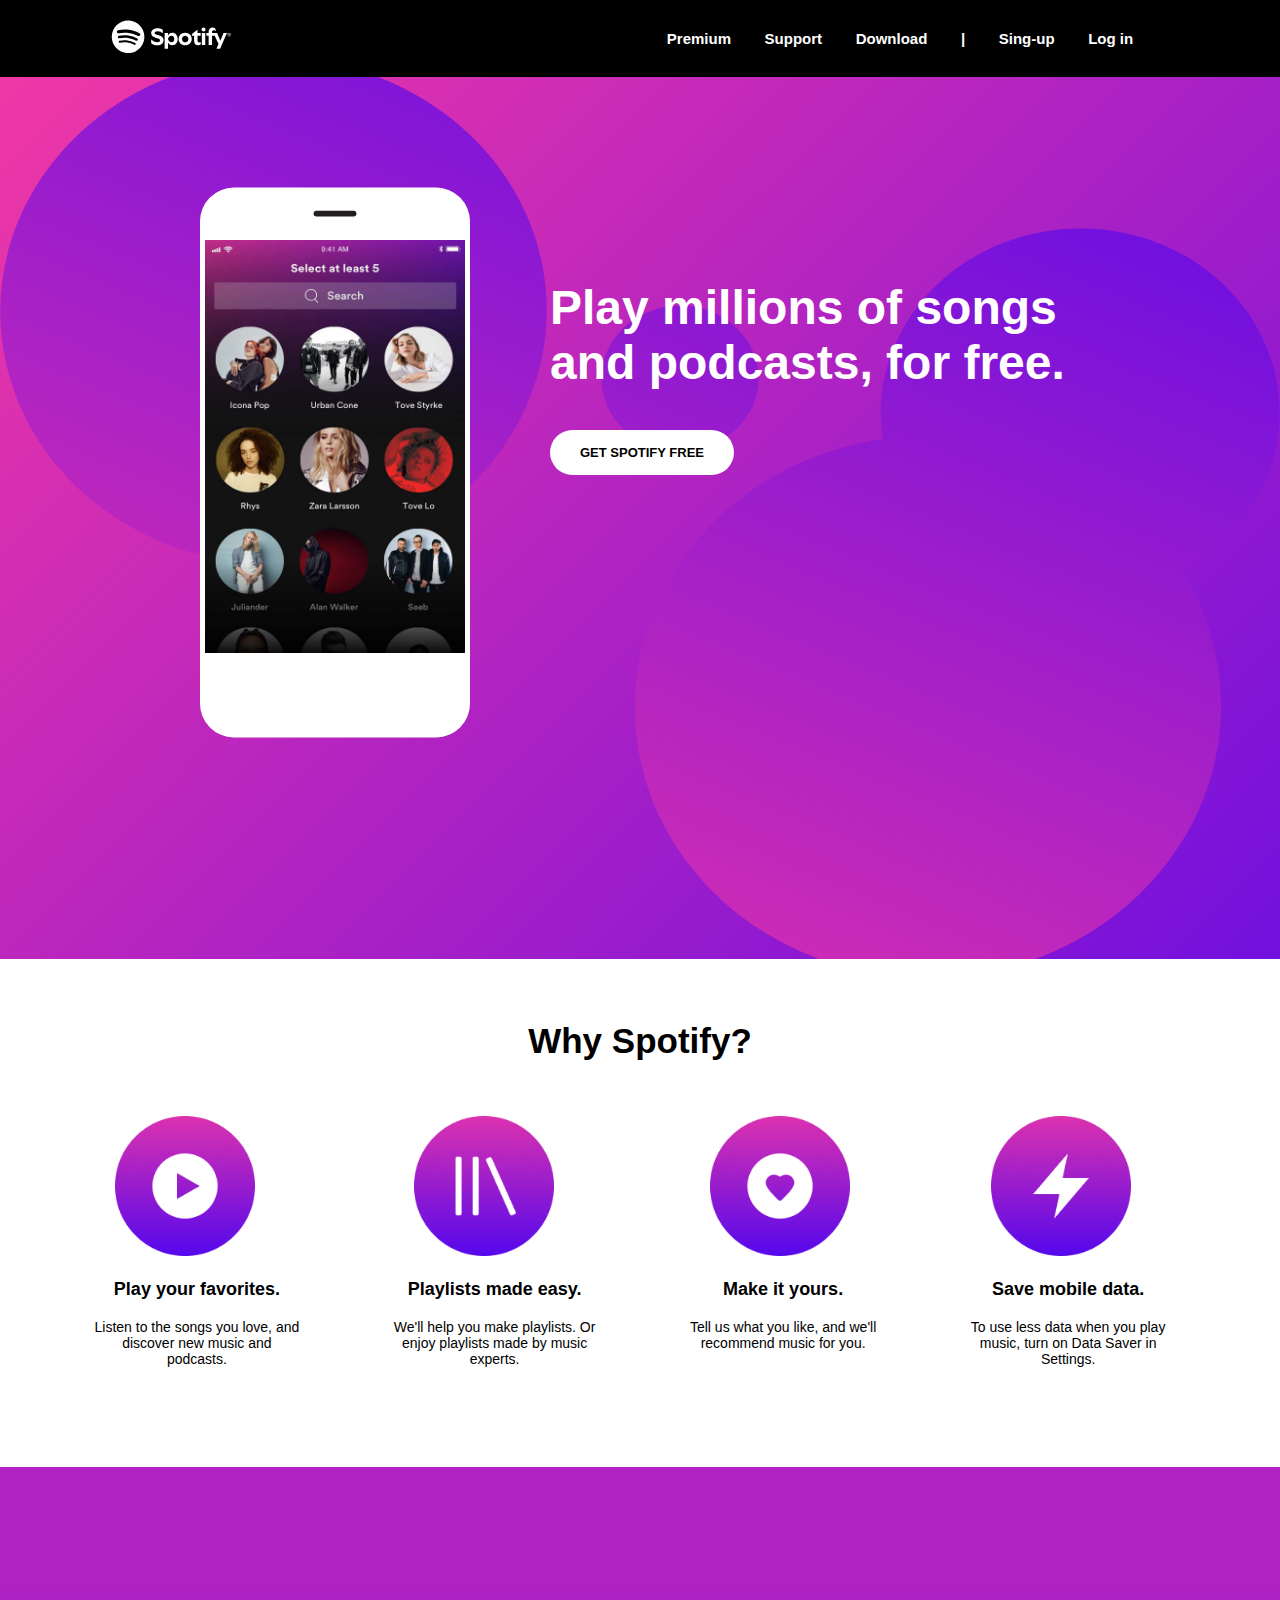
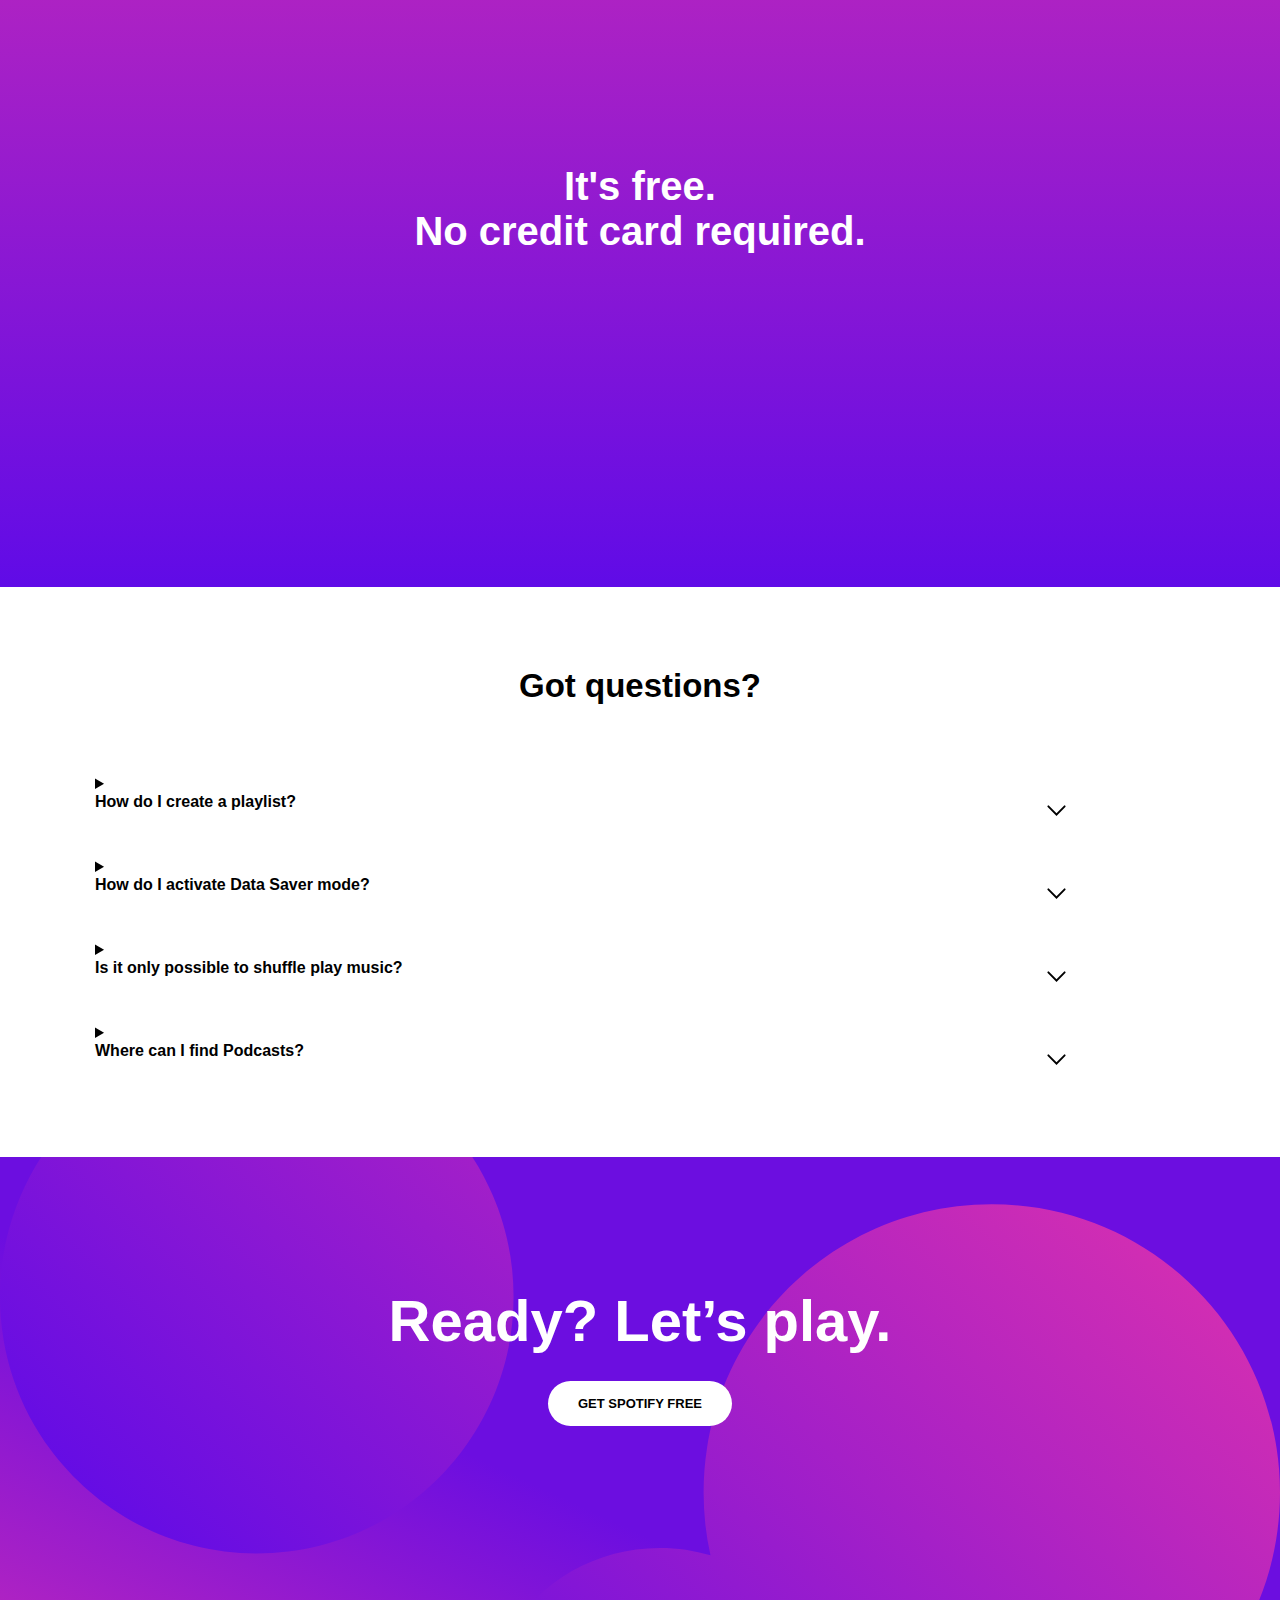
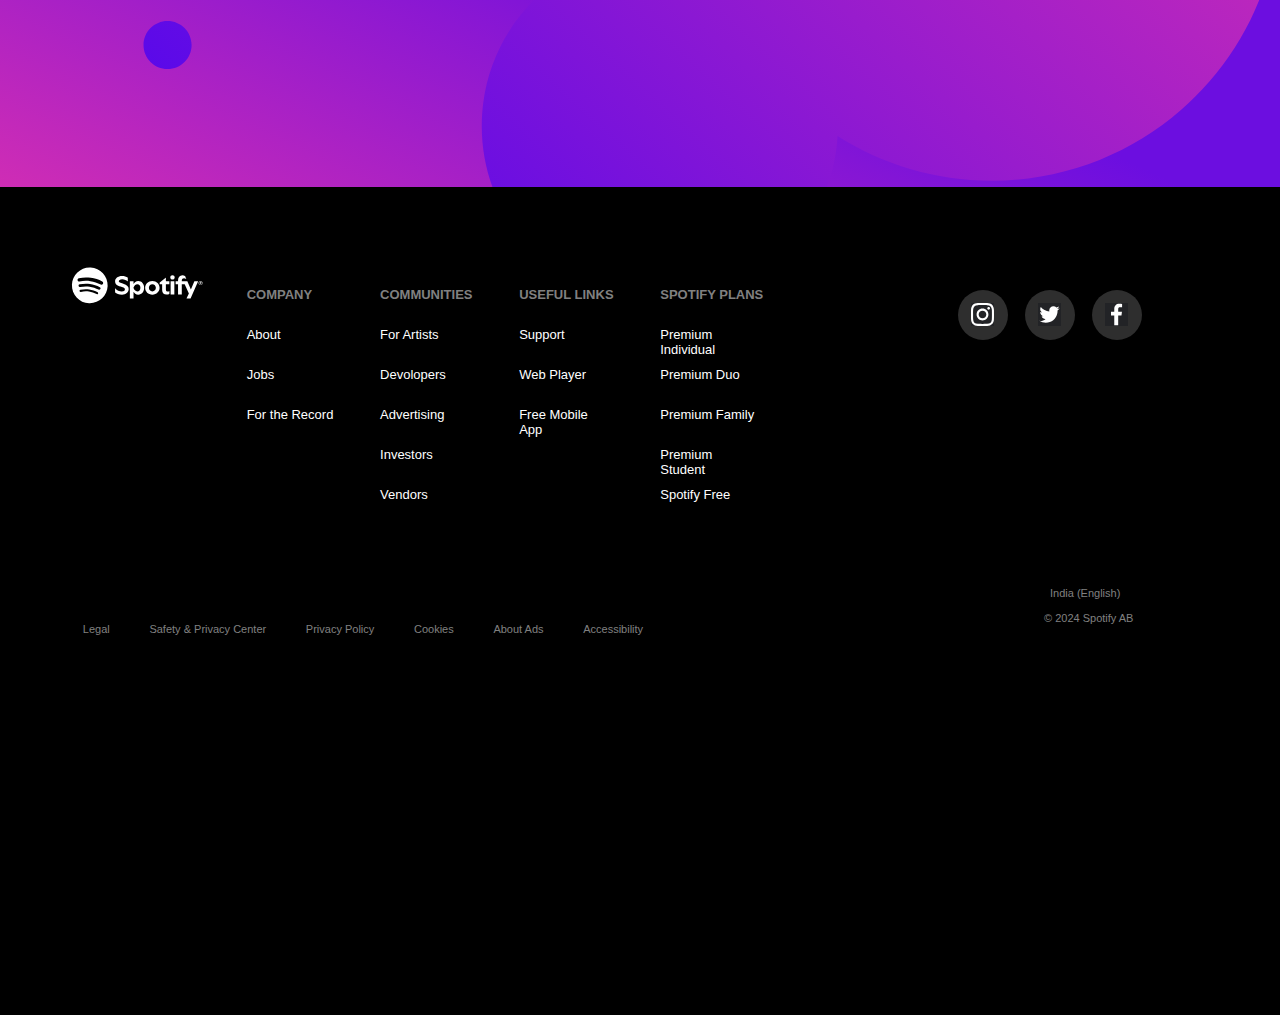
<file: Spotify/index.html>
<!DOCTYPE html>
<html lang="en">
<head>
    <meta charset="UTF-8">
    <meta name="viewport" content="width=device-width, initial-scale=1.0">
    <title>Document</title>
    <link rel="stylesheet" href="./nav.css">
</head>
<body>
    <nav id="nav">
        <div id="sub-nav">
         <span>
            <svg id="Layer_1" xmlns="http://www.w3.org/2000/svg" viewBox="0 0 823.46 225.25"><g fill-rule="evenodd" class="svelte-1gcdbl9"><path d="m125.52,3.31C65.14.91,14.26,47.91,11.86,108.29c-2.4,60.38,44.61,111.26,104.98,113.66,60.38,2.4,111.26-44.6,113.66-104.98C232.89,56.59,185.89,5.7,125.52,3.31Zm46.18,160.28c-1.36,2.4-4.01,3.6-6.59,3.24-.79-.11-1.58-.37-2.32-.79-14.46-8.23-30.22-13.59-46.84-15.93-16.62-2.34-33.25-1.53-49.42,2.4-3.51.85-7.04-1.3-7.89-4.81-.85-3.51,1.3-7.04,4.81-7.89,17.78-4.32,36.06-5.21,54.32-2.64,18.26,2.57,35.58,8.46,51.49,17.51,3.13,1.79,4.23,5.77,2.45,8.91Zm14.38-28.72c-2.23,4.12-7.39,5.66-11.51,3.43-16.92-9.15-35.24-15.16-54.45-17.86-19.21-2.7-38.47-1.97-57.26,2.16-1.02.22-2.03.26-3.01.12-3.41-.48-6.33-3.02-7.11-6.59-1.01-4.58,1.89-9.11,6.47-10.12,20.77-4.57,42.06-5.38,63.28-2.4,21.21,2.98,41.46,9.62,60.16,19.74,4.13,2.23,5.66,7.38,3.43,11.51Zm15.94-32.38c-2.1,4.04-6.47,6.13-10.73,5.53-1.15-.16-2.28-.52-3.37-1.08-19.7-10.25-40.92-17.02-63.07-20.13-22.15-3.11-44.42-2.45-66.18,1.97-5.66,1.15-11.17-2.51-12.32-8.16-1.15-5.66,2.51-11.17,8.16-12.32,24.1-4.89,48.74-5.62,73.25-2.18,24.51,3.44,47.99,10.94,69.81,22.29,5.12,2.66,7.11,8.97,4.45,14.09Z"></path><path d="m318.54,169.81c-18.87,0-35.07-6.53-41.84-13.95-.64-.73-.73-1.13-.73-2.02v-22.09c0-1.05.89-1.45,1.61-.56,8.14,10.16,25.48,18.46,39.67,18.46,11.29,0,18.87-3.06,18.87-13.06,0-5.97-2.82-9.84-18.22-14.19l-8.87-2.5c-20.56-5.8-33.06-12.66-33.06-32.33,0-17.41,16.12-32.73,43.05-32.73,13.22,0,26.36,4.11,33.94,9.76.64.48.89.97.89,1.85v20.08c0,1.37-1.13,1.77-2.18.89-6.13-5.08-17.98-11.93-32.01-11.93s-20.64,6.29-20.64,12.09c0,6.13,4.27,7.82,19.51,12.34l7.58,2.26c23.46,7.01,33.06,16.85,33.06,33.14,0,20.96-17.41,34.51-40.63,34.51Zm164.39-42.09c0-12.82,8.87-22.33,21.37-22.33s21.28,9.51,21.28,22.33-8.87,22.33-21.28,22.33-21.37-9.51-21.37-22.33Zm21.28,42.09c26.04,0,44.18-18.62,44.18-42.09s-18.14-42.09-44.18-42.09-44.1,18.46-44.1,42.09,17.98,42.09,44.1,42.09Zm157.22-89.01v6.77h-13.71c-.73,0-1.13.4-1.13,1.13v16.12c0,.73.4,1.13,1.13,1.13h13.71v60.79c0,.73.4,1.13,1.13,1.13h20.64c.73,0,1.13-.4,1.13-1.13v-60.79h17.66l25.64,55.71-13.79,30.31c-.4.89.08,1.29.89,1.29h22.01c.73,0,1.05-.16,1.37-.89l45.55-103.52c.32-.73-.08-1.29-.89-1.29h-20.64c-.73,0-1.05.16-1.37.89l-20.8,49.99-20.88-49.99c-.32-.73-.64-.89-1.37-.89h-33.38v-5.32c0-8.71,5.89-12.74,13.46-12.74,4.51,0,9.43,2.34,12.9,4.43.81.48,1.37-.08,1.05-.81l-7.26-17.33c-.24-.56-.56-.89-1.13-1.21-3.55-1.85-9.35-3.47-15-3.47-17.09,0-26.93,13.06-26.93,29.67Zm-243,88.52c20.64,0,35.47-17.82,35.47-41.76s-15-41.44-35.64-41.44c-15.32,0-24.19,9.35-29.35,18.7v-16.12c0-.73-.4-1.13-1.13-1.13h-20.24c-.73,0-1.13.4-1.13,1.13v103.44c0,.73.4,1.13,1.13,1.13h20.24c.73,0,1.13-.4,1.13-1.13v-41.36c5.16,9.35,13.87,18.54,29.51,18.54Zm172.21-.32c6.77,0,13.3-1.77,17.17-4.03.56-.32.64-.64.64-1.21v-15.32c0-.81-.4-1.05-1.13-.64-2.34,1.29-5.4,2.34-9.59,2.34-6.61,0-10.8-3.87-10.8-12.42v-31.77h20.16c.73,0,1.13-.4,1.13-1.13v-16.12c0-.73-.4-1.13-1.13-1.13h-20.16v-21.04c0-.89-.56-1.37-1.37-.73l-36.04,28.38c-.48.4-.64.81-.64,1.45v9.19c0,.73.4,1.13,1.13,1.13h14.03v35.15c0,19.03,10.96,27.9,26.61,27.9Zm23.3-105.29c0,7.26,5.64,12.74,13.38,12.74s13.54-5.48,13.54-12.74-5.64-12.74-13.54-12.74-13.38,5.48-13.38,12.74Zm3.14,104.17h20.64c.73,0,1.13-.4,1.13-1.13v-78.04c0-.73-.4-1.13-1.13-1.13h-20.64c-.73,0-1.13.4-1.13,1.13v78.04c0,.73.4,1.13,1.13,1.13Zm-228.65-40.47c3.71-12.42,12.25-21.93,23.86-21.93s18.7,8.38,18.7,22.09-7.66,22.25-18.7,22.25-20.16-10.64-23.86-22.41Z"></path><path d="m810.1,92.31c-1.06-1.83-2.53-3.26-4.41-4.3-1.88-1.03-3.98-1.55-6.32-1.55s-4.44.52-6.32,1.55c-1.88,1.04-3.35,2.47-4.41,4.3-1.06,1.83-1.59,3.9-1.59,6.21s.53,4.34,1.59,6.17c1.06,1.83,2.53,3.26,4.41,4.3,1.88,1.04,3.98,1.55,6.32,1.55s4.44-.52,6.32-1.55,3.35-2.47,4.41-4.3c1.06-1.83,1.59-3.88,1.59-6.17s-.53-4.38-1.59-6.21Zm-1.93,11.36c-.86,1.52-2.06,2.7-3.59,3.56-1.53.85-3.27,1.28-5.2,1.28s-3.72-.43-5.25-1.28c-1.53-.85-2.72-2.04-3.57-3.56-.85-1.51-1.27-3.23-1.27-5.15s.42-3.63,1.27-5.13c.85-1.5,2.04-2.68,3.57-3.53,1.53-.85,3.28-1.28,5.25-1.28s3.67.43,5.2,1.28c1.53.85,2.73,2.04,3.59,3.56.86,1.52,1.29,3.23,1.29,5.15s-.43,3.59-1.29,5.11Z"></path><path d="m803.56,98.29c.82-.6,1.23-1.4,1.23-2.39s-.4-1.83-1.2-2.43c-.8-.6-1.96-.9-3.48-.9h-5.36v11.2h2.59v-4.45h1.41l3.41,4.45h3.18l-3.73-4.72c.79-.15,1.46-.4,1.96-.77Zm-3.86-.99h-2.36v-2.74h2.45c.73,0,1.29.11,1.68.34.39.23.59.58.59,1.06,0,.45-.21.79-.61,1.01-.41.23-.99.34-1.75.34Z"></path></g></svg>
        </span> 
            <ol>
            <li>Premium</li>
            <li>Support</li>
            <li>Download</li>
            <li>|</li>
            <li>Sing-up</li>
            <li>Log in</li>
        </ol>
      
        </div>
    </nav>
    <section id="section1">
        <span><svg viewBox="0 0 290 590.58" aria-hidden="true" focusable="false" class="sc-27cfb8d4-6 hBzpHS"><path d="M36.28,0H253.72A36.28,36.28,0,0,1,290,36.27v518a36.28,36.28,0,0,1-36.28,36.27H36.28A36.28,36.28,0,0,1,0,554.31v-518A36.28,36.28,0,0,1,36.28,0Z" fill="#fff"></path><path d="M125,25h40a3,3,0,0,1,0,6H125a3,3,0,0,1,0-6Z" fill="#231f20"></path></svg></span>
        <img src="./images/image.jpeg" alt="">
        <h1>Play millions of songs <br> and podcasts, for free.</h1>
        <a href="https://www.spotify.com/in-en/signup">GET SPOTIFY FREE</a><br>
    </section>
    <section id="section2">
        <h2>Why Spotify?</h2>
        <ol>
            <li><img src="./images/play-badge.png" alt=""><div class="text"><br>
                <p class="p1"><b>Play your favorites.</b></p><br>
                <p class="p2">Listen to the songs you love, and <br> discover new music and <br> podcasts.
                </p>
            </div></li>
            <li><img src="./images/playlist-badge.png" alt=""><div class="text"><br>
                <p class="p1"><b>Playlists made easy.</b></p><br>
                <p class="p2">We'll help you make playlists. Or <br> enjoy playlists made by music <br> experts.</p>
            </div></li>
            <li><img src="./images/like-badge.png" alt=""><div class="text"><br>
                <p class="p1"><b>Make it yours.</b></p><br>
                <p class="p2">Tell us what you like, and we'll <br> recommend music for you.</p>
            </div></li>
            <li><img src="./images/data-badge.png" alt=""><div class="text"><br>
                <p class="p1"><b>Save mobile data.</b></p><br>
                <p class="p2">To use less data when you play <br> music, turn on Data Saver in  <br> Settings.</p>
            </li>
        </ol>
    </section>
    <section id="section3">
    <h1>
        It's free. <br>
        No credit card required. 
    </h1>
    </section>
    <section id="section4">
        <h2>Got questions?</h2>
        <ol>
            <li>
                <details>
                    <summary class="question">
                     <div class="">How do I create a playlist?</div>
                     <svg data-encore-id="icon" role="img" aria-hidden="true" class="" viewBox="0 0 24 24"><path d="M2.793 15.957a1 1 0 0 0 1.414 0L12 8.164l7.793 7.793a1 1 0 1 0 1.414-1.414L12 5.336l-9.207 9.207a1 1 0 0 0 0 1.414z"></path></svg>
                    </summary>
                <p class="ans">Playlists are a great way to save collections of music, either for your own listening or to share.<br><br>To create one:<br><br>1.  Tap Your Library.<br>2. Tap <strong>CREATE</strong>.<br>3. Give your playlist a name.<br>4. Start adding songs (and we'll help you along).</p>
                </details>
            </li>
            <li><details>
                   <summary class="question">
                    <div>How do I activate Data Saver mode?</div>
                    <svg data-encore-id="icon" role="img" aria-hidden="true" class="Svg-sc-ytk21e-0 hPIlex sc-212df1af-2 biJcOI" viewBox="0 0 24 24"><path d="M2.793 15.957a1 1 0 0 0 1.414 0L12 8.164l7.793 7.793a1 1 0 1 0 1.414-1.414L12 5.336l-9.207 9.207a1 1 0 0 0 0 1.414z"></path></svg>
                   </summary>
                <p class="ans">1. Tap <strong>Home</strong>.<br>2. Tap <strong>Settings</strong>.<br>3. Tap <strong>Data Saver</strong>.<br>4. Switch on Data Saver.</p>
                </details>
            </li>
            <li>
                <details>
                    <summary class="question">
                        <div>Is it only possible to shuffle play music?</div>
                        <svg data-encore-id="icon" role="img" aria-hidden="true" class="Svg-sc-ytk21e-0 hPIlex sc-212df1af-2 biJcOI" viewBox="0 0 24 24"><path d="M2.793 15.957a1 1 0 0 0 1.414 0L12 8.164l7.793 7.793a1 1 0 1 0 1.414-1.414L12 5.336l-9.207 9.207a1 1 0 0 0 0 1.414z"></path></svg>
                    </summary>
                    <p class="ans">Any playlist with the shuffle icon will play on shuffle.<br><br>Some playlists won't have the shuffle icon, so you can tap any song to play it.</p>
                </details>
            </li>
            <li>
                <details>
                    <summary class="question">
                        <div>Where can I find Podcasts?</div>
                        <svg data-encore-id="icon" role="img" aria-hidden="true" class="Svg-sc-ytk21e-0 hPIlex sc-212df1af-2 biJcOI" viewBox="0 0 24 24"><path d="M2.793 15.957a1 1 0 0 0 1.414 0L12 8.164l7.793 7.793a1 1 0 1 0 1.414-1.414L12 5.336l-9.207 9.207a1 1 0 0 0 0 1.414z"></path></svg>
                    </summary>
                    <p class="ans">Tap <strong>Search</strong>. Under <strong>Browse All</strong>, tap Podcasts.</p>
                </details>
            </li>
        </ol>
    </section>
    <section id="section5">
        <h1>Ready? Let’s play.</h1>
        <a href="https://www.spotify.com/in-en/signup">GET SPOTIFY FREE</a>
    </section>
    <footer>
    
        <ol class="row">
            <li><ol class="column">
                <li>Company</li>
                <li>About</li>
                <li>Jobs</li>
                <li>For the Record</li>
            </ol></li>
            <li>
                <ol class="column">
                    <li>Communities</li>
                    <li>For Artists</li>
                    <li>Devolopers</li>
                    <li>Advertising</li>
                    <li>Investors</li>
                    <li>Vendors</li>
                </ol>
            </li>
            <li>
                <ol class="column">
                    <li>Useful links</li>
                    <li>Support</li>
                    <li>Web Player</li>
                    <li>Free Mobile <br> App</li>
                </ol>
            </li>
            <li>
                <ol class="column">
                    <li>Spotify Plans</li>
                    <li>Premium <br> Individual</li>
                    <li>Premium Duo</li>
                    <li>Premium Family</li>
                    <li>Premium <br> Student</li>
                    <li>Spotify Free</li>
                </ol>
            </li>
        </ol>
        <span><svg id="Layer_1" xmlns="http://www.w3.org/2000/svg" viewBox="0 0 823.46 225.25"><g fill-rule="evenodd" class="svelte-1gcdbl9"><path d="m125.52,3.31C65.14.91,14.26,47.91,11.86,108.29c-2.4,60.38,44.61,111.26,104.98,113.66,60.38,2.4,111.26-44.6,113.66-104.98C232.89,56.59,185.89,5.7,125.52,3.31Zm46.18,160.28c-1.36,2.4-4.01,3.6-6.59,3.24-.79-.11-1.58-.37-2.32-.79-14.46-8.23-30.22-13.59-46.84-15.93-16.62-2.34-33.25-1.53-49.42,2.4-3.51.85-7.04-1.3-7.89-4.81-.85-3.51,1.3-7.04,4.81-7.89,17.78-4.32,36.06-5.21,54.32-2.64,18.26,2.57,35.58,8.46,51.49,17.51,3.13,1.79,4.23,5.77,2.45,8.91Zm14.38-28.72c-2.23,4.12-7.39,5.66-11.51,3.43-16.92-9.15-35.24-15.16-54.45-17.86-19.21-2.7-38.47-1.97-57.26,2.16-1.02.22-2.03.26-3.01.12-3.41-.48-6.33-3.02-7.11-6.59-1.01-4.58,1.89-9.11,6.47-10.12,20.77-4.57,42.06-5.38,63.28-2.4,21.21,2.98,41.46,9.62,60.16,19.74,4.13,2.23,5.66,7.38,3.43,11.51Zm15.94-32.38c-2.1,4.04-6.47,6.13-10.73,5.53-1.15-.16-2.28-.52-3.37-1.08-19.7-10.25-40.92-17.02-63.07-20.13-22.15-3.11-44.42-2.45-66.18,1.97-5.66,1.15-11.17-2.51-12.32-8.16-1.15-5.66,2.51-11.17,8.16-12.32,24.1-4.89,48.74-5.62,73.25-2.18,24.51,3.44,47.99,10.94,69.81,22.29,5.12,2.66,7.11,8.97,4.45,14.09Z"></path><path d="m318.54,169.81c-18.87,0-35.07-6.53-41.84-13.95-.64-.73-.73-1.13-.73-2.02v-22.09c0-1.05.89-1.45,1.61-.56,8.14,10.16,25.48,18.46,39.67,18.46,11.29,0,18.87-3.06,18.87-13.06,0-5.97-2.82-9.84-18.22-14.19l-8.87-2.5c-20.56-5.8-33.06-12.66-33.06-32.33,0-17.41,16.12-32.73,43.05-32.73,13.22,0,26.36,4.11,33.94,9.76.64.48.89.97.89,1.85v20.08c0,1.37-1.13,1.77-2.18.89-6.13-5.08-17.98-11.93-32.01-11.93s-20.64,6.29-20.64,12.09c0,6.13,4.27,7.82,19.51,12.34l7.58,2.26c23.46,7.01,33.06,16.85,33.06,33.14,0,20.96-17.41,34.51-40.63,34.51Zm164.39-42.09c0-12.82,8.87-22.33,21.37-22.33s21.28,9.51,21.28,22.33-8.87,22.33-21.28,22.33-21.37-9.51-21.37-22.33Zm21.28,42.09c26.04,0,44.18-18.62,44.18-42.09s-18.14-42.09-44.18-42.09-44.1,18.46-44.1,42.09,17.98,42.09,44.1,42.09Zm157.22-89.01v6.77h-13.71c-.73,0-1.13.4-1.13,1.13v16.12c0,.73.4,1.13,1.13,1.13h13.71v60.79c0,.73.4,1.13,1.13,1.13h20.64c.73,0,1.13-.4,1.13-1.13v-60.79h17.66l25.64,55.71-13.79,30.31c-.4.89.08,1.29.89,1.29h22.01c.73,0,1.05-.16,1.37-.89l45.55-103.52c.32-.73-.08-1.29-.89-1.29h-20.64c-.73,0-1.05.16-1.37.89l-20.8,49.99-20.88-49.99c-.32-.73-.64-.89-1.37-.89h-33.38v-5.32c0-8.71,5.89-12.74,13.46-12.74,4.51,0,9.43,2.34,12.9,4.43.81.48,1.37-.08,1.05-.81l-7.26-17.33c-.24-.56-.56-.89-1.13-1.21-3.55-1.85-9.35-3.47-15-3.47-17.09,0-26.93,13.06-26.93,29.67Zm-243,88.52c20.64,0,35.47-17.82,35.47-41.76s-15-41.44-35.64-41.44c-15.32,0-24.19,9.35-29.35,18.7v-16.12c0-.73-.4-1.13-1.13-1.13h-20.24c-.73,0-1.13.4-1.13,1.13v103.44c0,.73.4,1.13,1.13,1.13h20.24c.73,0,1.13-.4,1.13-1.13v-41.36c5.16,9.35,13.87,18.54,29.51,18.54Zm172.21-.32c6.77,0,13.3-1.77,17.17-4.03.56-.32.64-.64.64-1.21v-15.32c0-.81-.4-1.05-1.13-.64-2.34,1.29-5.4,2.34-9.59,2.34-6.61,0-10.8-3.87-10.8-12.42v-31.77h20.16c.73,0,1.13-.4,1.13-1.13v-16.12c0-.73-.4-1.13-1.13-1.13h-20.16v-21.04c0-.89-.56-1.37-1.37-.73l-36.04,28.38c-.48.4-.64.81-.64,1.45v9.19c0,.73.4,1.13,1.13,1.13h14.03v35.15c0,19.03,10.96,27.9,26.61,27.9Zm23.3-105.29c0,7.26,5.64,12.74,13.38,12.74s13.54-5.48,13.54-12.74-5.64-12.74-13.54-12.74-13.38,5.48-13.38,12.74Zm3.14,104.17h20.64c.73,0,1.13-.4,1.13-1.13v-78.04c0-.73-.4-1.13-1.13-1.13h-20.64c-.73,0-1.13.4-1.13,1.13v78.04c0,.73.4,1.13,1.13,1.13Zm-228.65-40.47c3.71-12.42,12.25-21.93,23.86-21.93s18.7,8.38,18.7,22.09-7.66,22.25-18.7,22.25-20.16-10.64-23.86-22.41Z"></path><path d="m810.1,92.31c-1.06-1.83-2.53-3.26-4.41-4.3-1.88-1.03-3.98-1.55-6.32-1.55s-4.44.52-6.32,1.55c-1.88,1.04-3.35,2.47-4.41,4.3-1.06,1.83-1.59,3.9-1.59,6.21s.53,4.34,1.59,6.17c1.06,1.83,2.53,3.26,4.41,4.3,1.88,1.04,3.98,1.55,6.32,1.55s4.44-.52,6.32-1.55,3.35-2.47,4.41-4.3c1.06-1.83,1.59-3.88,1.59-6.17s-.53-4.38-1.59-6.21Zm-1.93,11.36c-.86,1.52-2.06,2.7-3.59,3.56-1.53.85-3.27,1.28-5.2,1.28s-3.72-.43-5.25-1.28c-1.53-.85-2.72-2.04-3.57-3.56-.85-1.51-1.27-3.23-1.27-5.15s.42-3.63,1.27-5.13c.85-1.5,2.04-2.68,3.57-3.53,1.53-.85,3.28-1.28,5.25-1.28s3.67.43,5.2,1.28c1.53.85,2.73,2.04,3.59,3.56.86,1.52,1.29,3.23,1.29,5.15s-.43,3.59-1.29,5.11Z"></path><path d="m803.56,98.29c.82-.6,1.23-1.4,1.23-2.39s-.4-1.83-1.2-2.43c-.8-.6-1.96-.9-3.48-.9h-5.36v11.2h2.59v-4.45h1.41l3.41,4.45h3.18l-3.73-4.72c.79-.15,1.46-.4,1.96-.77Zm-3.86-.99h-2.36v-2.74h2.45c.73,0,1.29.11,1.68.34.39.23.59.58.59,1.06,0,.45-.21.79-.61,1.01-.41.23-.99.34-1.75.34Z"></path></g></svg></span>
        <ol id="bottom">
            <li><a href="https://www.spotify.com/in-en/legal/">Legal</a></li>
            <li><a href="https://www.spotify.com/in-en/safetyandprivacy/">Safety & Privacy Center</a></li>
            <li><a href="https://www.spotify.com/in-en/legal/privacy-policy/">Privacy Policy</a></li>
            <li><a href="https://www.spotify.com/in-en/legal/cookies-policy/">Cookies</a></li>
            <li><a href="https://www.spotify.com/in-en/legal/privacy-policy/#s3">About Ads</a></li>
            <li><a href="https://www.spotify.com/in-en/accessibility/">Accessibility</a></li>
        </ol>
        <ol id="icon-foot">
            <li><a href="https://instagram.com/spotify">
                <img src="./images/insta-icon.svg" alt="">
            </a></li>
            <li><a href="https://twitter.com/spotify"><img src="./images/twitter-icon.svg" alt=""></a></li>
            <li><a href="https://www.facebook.com/Spotify"><img src="./images/facebook-icon.svg" alt=""></a></li>
        </ol>
        <h4>India (English)</h4>
        <h5>© 2024 Spotify AB</h5>
    </footer>
</body>
</html>
</file>
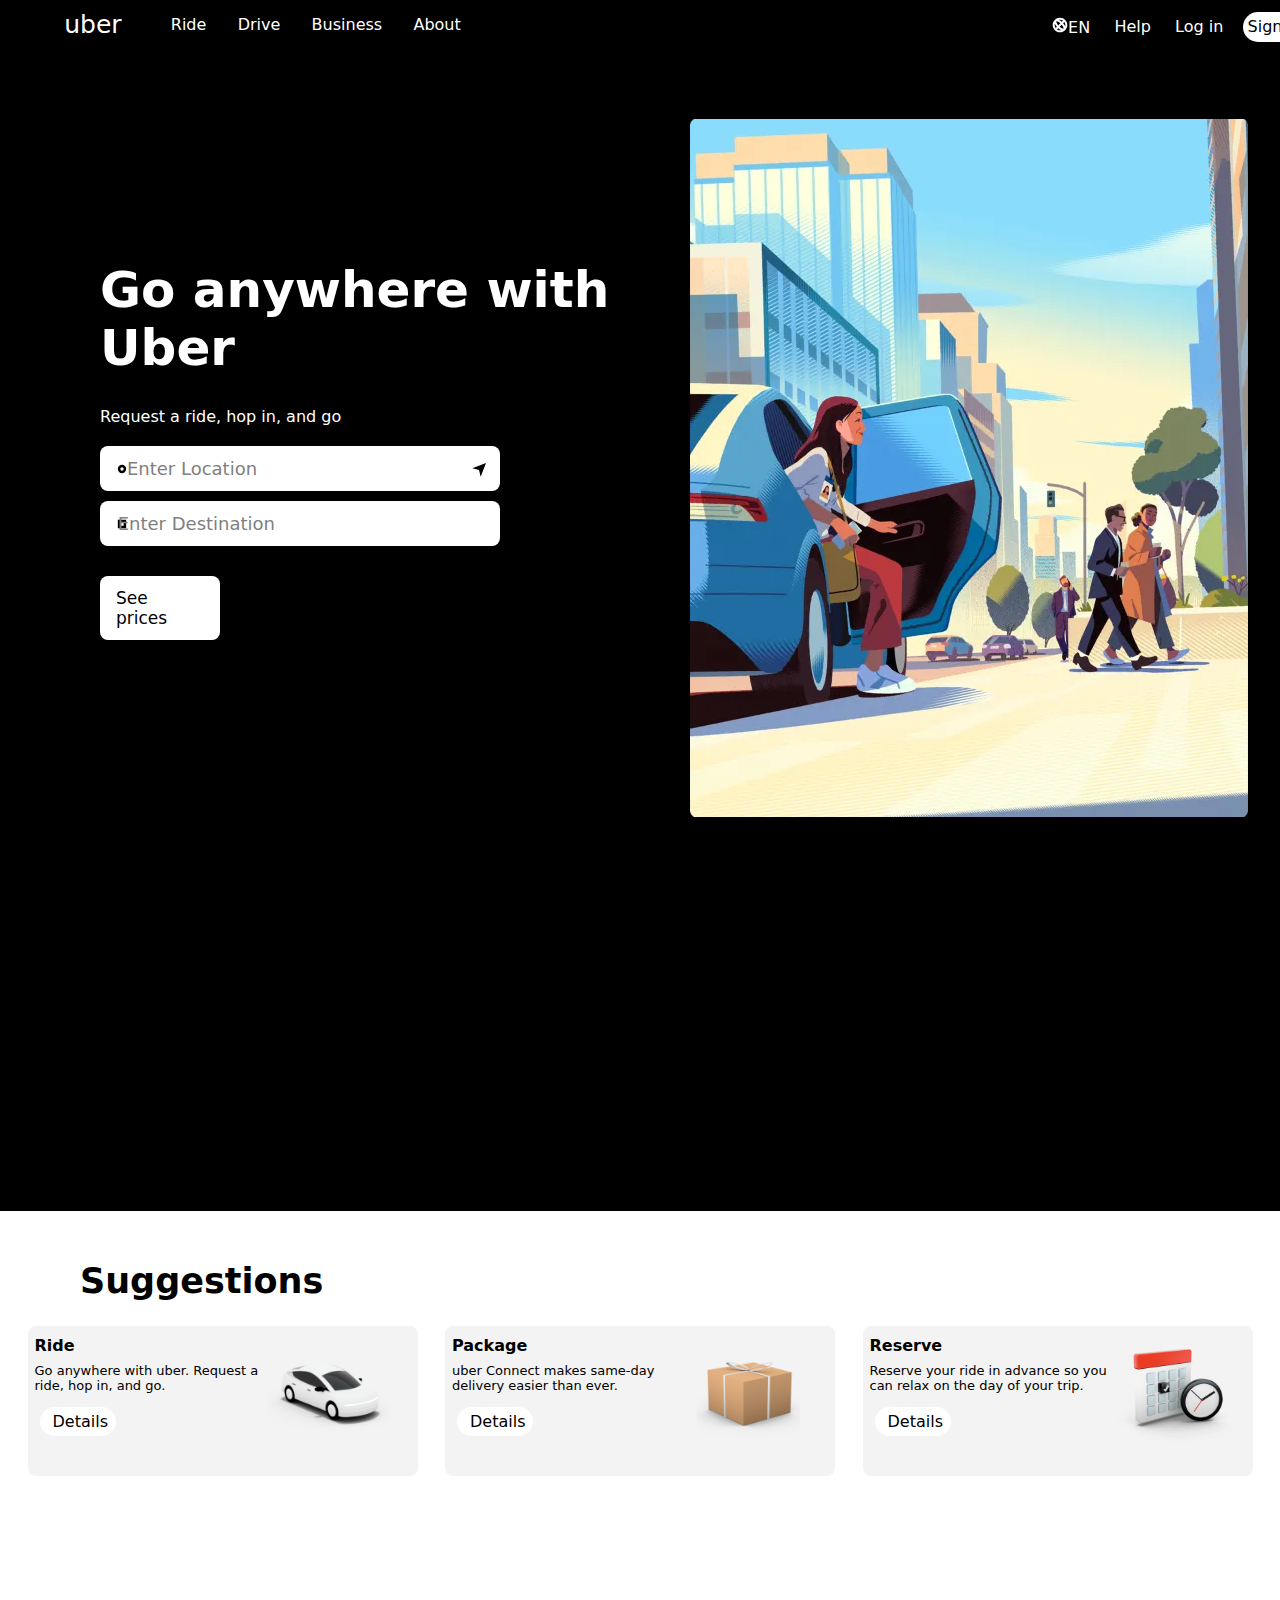
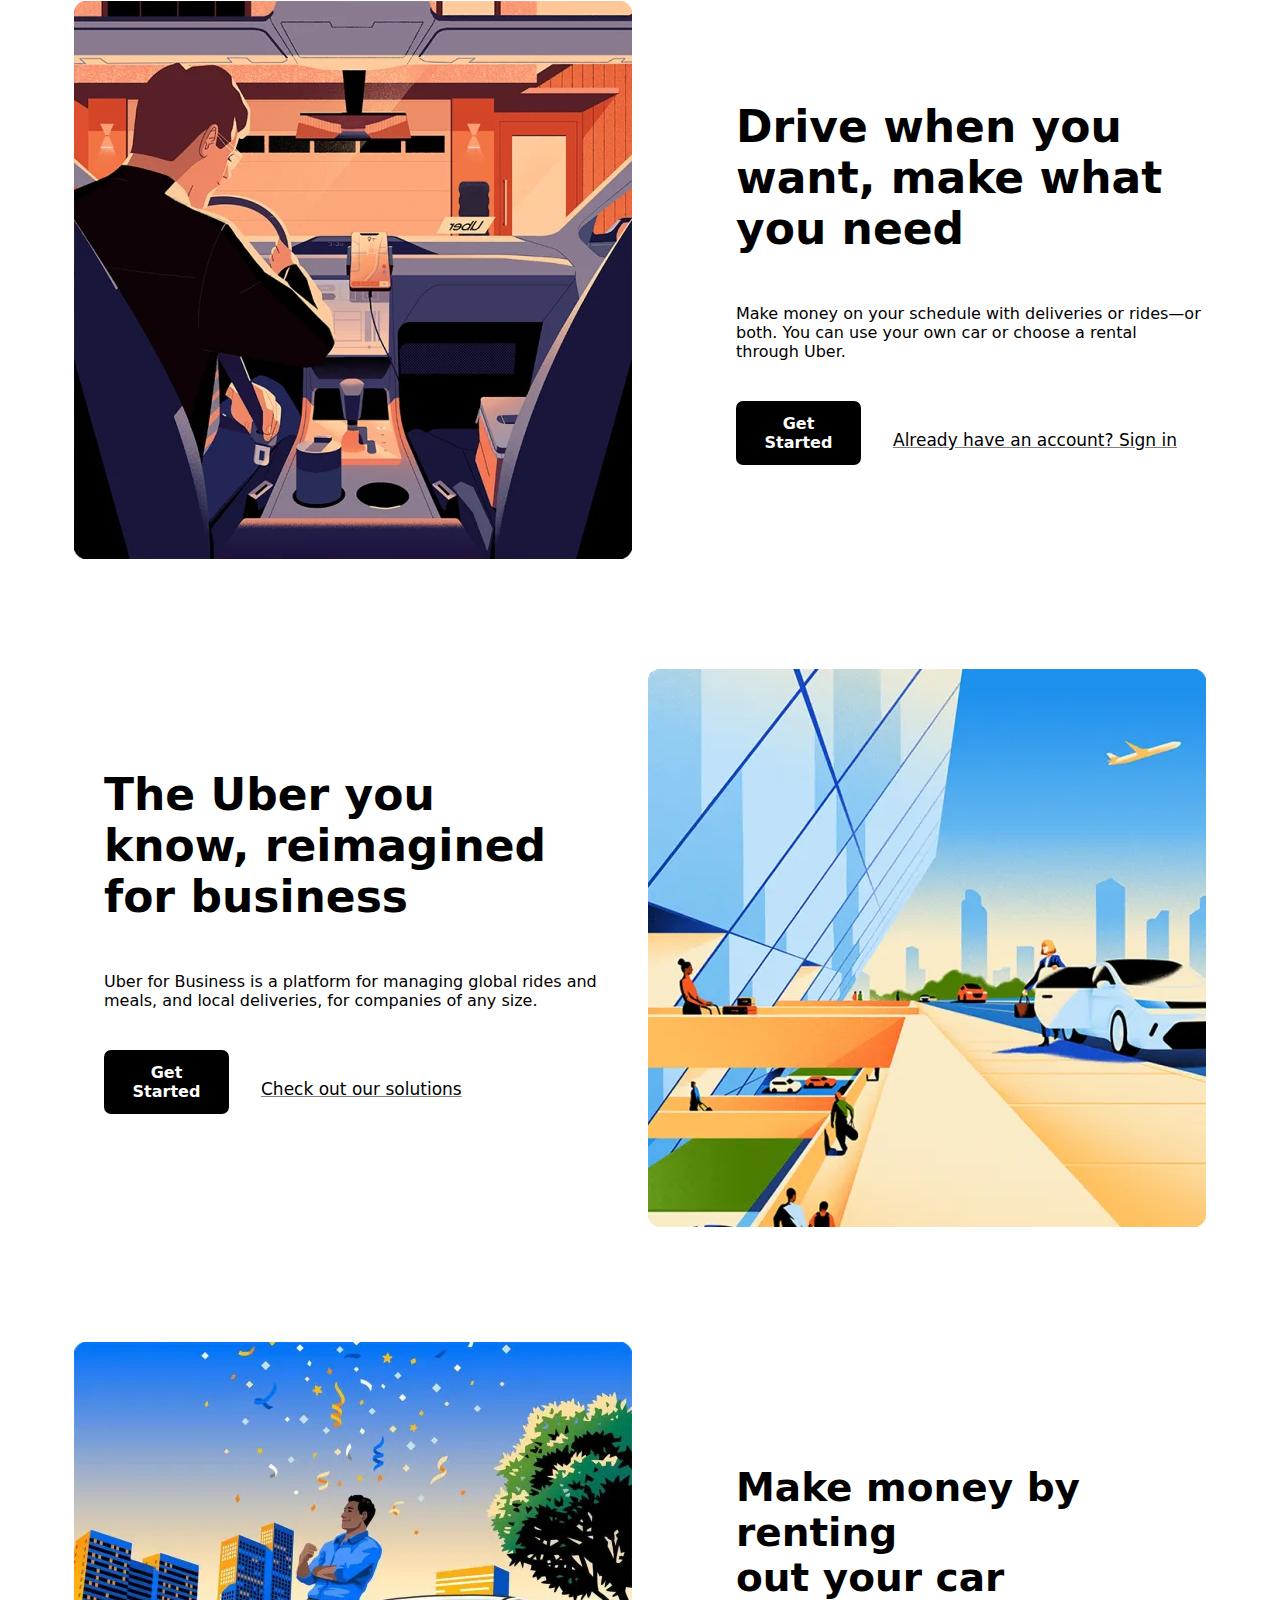
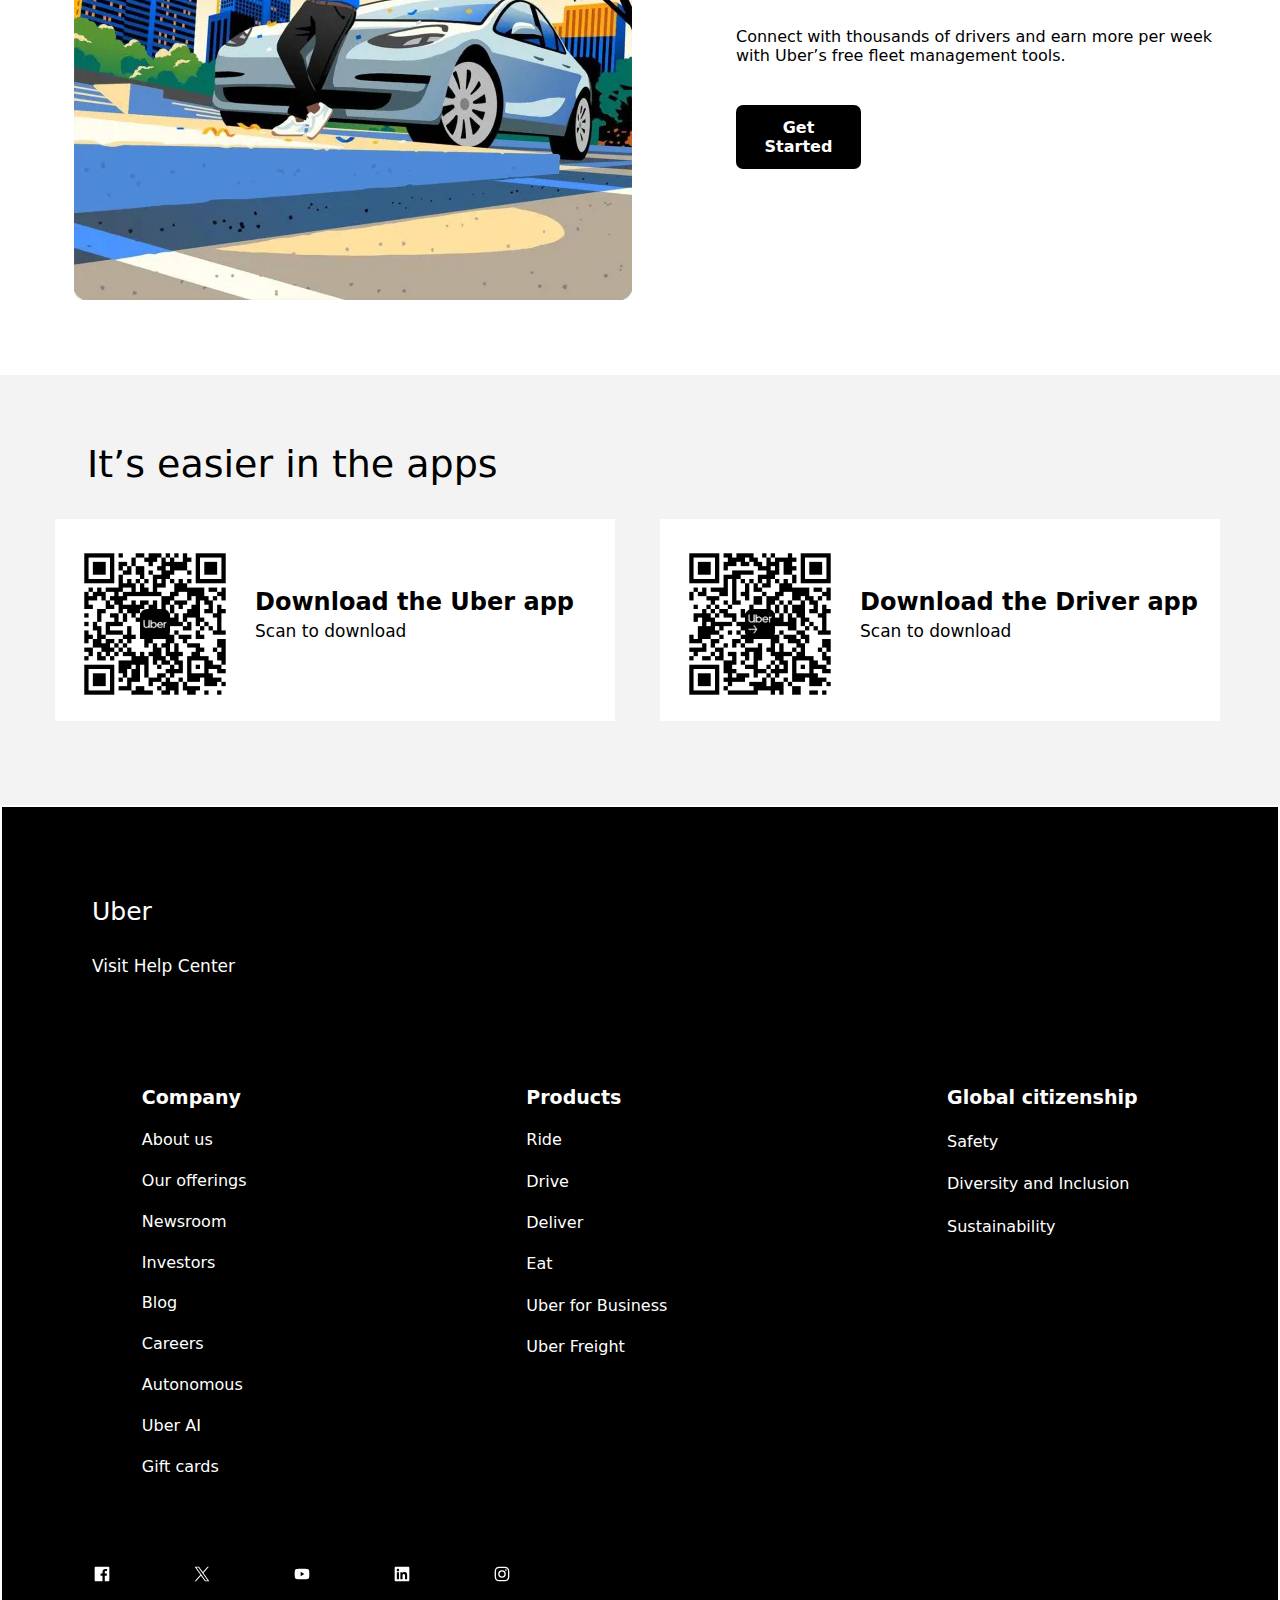
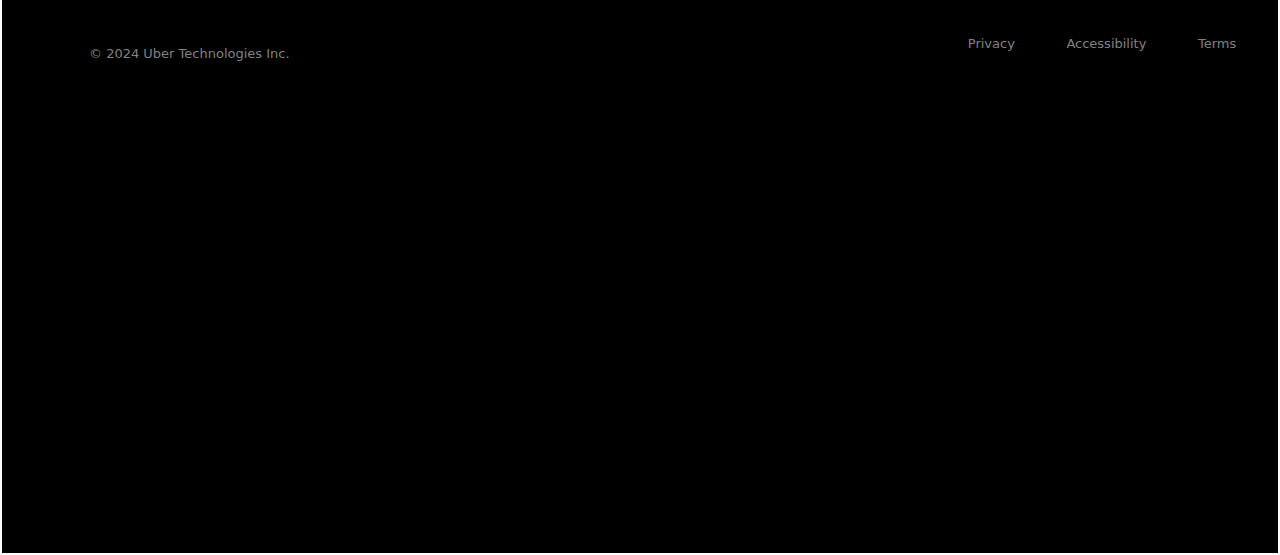
<file: Uber/index.html>
<!DOCTYPE html>
<html lang="en">
<head>
    <meta charset="UTF-8">
    <meta name="viewport" content="width=device-width, initial-scale=1.0">
    <title>Document</title>
    <link rel="stylesheet" href="./nav.css">
</head>
<body>
    <nav id="nav">
        <div class="left">
            <h1><a href="https://www.uber.com/in/en/?uclick_id=d027d3c9-8a05-4915-8d01-95440d7a21bc">uber</a></h1>
            <ol class="subleft">
                <li><a href="https://m.uber.com/looking?uclick_id=d027d3c9-8a05-4915-8d01-95440d7a21bc&marketing_vistor_id=8b1d6c12-386e-4890-94a9-18089278016d&_gl=1*de8pn3*_ga*MTEwNzE1NTYwMy4xNzIzMzkyNTEy*_ga_XTGQLY6KPT*MTcyMzk4NjA2Ni40LjEuMTcyMzk4NjEyNy4wLjAuMA..">Ride</a></li>
                <li><a href="https://www.uber.com/in/en/drive/?uclick_id=d027d3c9-8a05-4915-8d01-95440d7a21bc">Drive</a></li>
                <li><a href="https://www.uber.com/in/en/business/?uclick_id=d027d3c9-8a05-4915-8d01-95440d7a21bc">Business</a></li>
                <li>About</li>
            </ol>
        </div>
        <div class="right">
            <ol class="subright">
                <li><svg width="16" height="16" viewBox="0 0 24 24" fill="none"><path d="M12 1C5.9 1 1 5.9 1 12s4.9 11 11 11 11-4.9 11-11S18.1 1 12 1Zm8 11c0 .7-.1 1.4-.3 2-.6-1.5-1.6-3.1-3-4.7l1.8-1.8c1 1.3 1.5 2.8 1.5 4.5ZM6.5 6.5c1.3 0 3.6.8 6 2.9l-3.2 3.2C7.1 9.8 6.5 7.5 6.5 6.5Zm8.1 5c2.3 2.7 2.9 5 2.9 6-1.3 0-3.6-.8-6-2.9l3.1-3.1Zm1.9-6.1-1.9 1.9c-1.6-1.4-3.2-2.4-4.7-3 .7-.2 1.3-.3 2-.3 1.8 0 3.3.5 4.6 1.4ZM4 12c0-.7.1-1.4.3-2 .6 1.5 1.6 3.1 3 4.7l-1.8 1.8C4.5 15.2 4 13.7 4 12Zm3.5 6.6 1.9-1.9c1.6 1.4 3.2 2.4 4.7 3-.7.2-1.3.3-2 .3-1.8 0-3.3-.5-4.6-1.4Z" fill="currentColor"></path></svg>EN</li>
                <li><a href="https://help.uber.com/?uclick_id=d027d3c9-8a05-4915-8d01-95440d7a21bc&_gl=1*12e07ms*_gcl_au*NTEzOTEzMzMwLjE3MjM5ODgzNTc.*_ga*MTEwNzE1NTYwMy4xNzIzMzkyNTEy*_ga_XTGQLY6KPT*MTcyMzk4ODM1Ni41LjAuMTcyMzk4ODM1Ni4wLjAuMA..">Help</a></li>
                <li>Log in</li>
                <li id="sign">Sign up</li>
            </ol>
        </div>
    </nav>
    <section id="section1">
        <div class="img1">
            <img src="./Images/Ride-with-Uber.webp" alt="">
        </div>
        <div class="content1">
            <h1>Go anywhere with <br> Uber</h1>
            <p>Request a ride, hop in, and go</p>
            <div class="travel1">
                <svg width="20" height="20" viewBox="0 0 24 24" fill="none" data-baseweb="icon"><title>search</title><path fill-rule="evenodd" clip-rule="evenodd" d="M12 14a2 2 0 1 0 0-4 2 2 0 0 0 0 4Zm5-2a5 5 0 1 1-10 0 5 5 0 0 1 10 0Z" fill="currentColor"></path></svg>
                <div class="loc1">Enter Location</div>
                <svg width="1em" height="1em" viewBox="0 0 24 24" fill="none" tabindex="0" role="button" class="pe-location-fetch css-bOZeEP"><title>Navigate right up</title><path d="M10.5 13.5.5 11 21 3l-8 20.5-2.5-10Z" fill="currentColor"></path></svg>
            </div>
            <div class="travel1 travel2">
                <svg width="20" height="20" viewBox="0 0 24 24" fill="none" data-baseweb="icon"><title>search</title><path fill-rule="evenodd" clip-rule="evenodd" d="M14 10h-4v4h4v-4ZM7 7v10h10V7H7Z" fill="currentColor"></path></svg>
                <div class="loc1 loc2">Enter Destination</div>
            </div>
            <div class="price"><a href="https://m.uber.com/looking?uclick_id=d027d3c9-8a05-4915-8d01-95440d7a21bc&marketing_vistor_id=8b1d6c12-386e-4890-94a9-18089278016d&_gl=1*1w1ve1p*_gcl_au*NTEzOTEzMzMwLjE3MjM5ODgzNTc.*_ga*MTEwNzE1NTYwMy4xNzIzMzkyNTEy*_ga_XTGQLY6KPT*MTcyMzk4ODM1Ni41LjAuMTcyMzk4ODM1Ni4wLjAuMA..">
                See prices</a></div>
        </div>
    </section>
    <section id="section2">
        <header>Suggestions</header>
        <div class="box">
            <div class="box1">
                <h5>Ride</h5>
                <p>Go anywhere with uber. Request a <br> ride, hop in, and go.</p>
                <h4>Details</h4>
                <img class="car" src="./Images/car.png" alt="">
            </div>
            <div class="box1">
                <h5>Package</h5>
                <p>uber Connect makes same-day <br> delivery easier than ever.</p>
                <h4>Details</h4>
                <img src="./Images/box.png" alt="">
            </div>
            <div class="box1">
                <h5>Reserve</h5>
                <p>Reserve your ride in advance so you <br> can relax on the day of your trip.</p>
                <h4>Details</h4>
                <img src="./Images/time.png" alt="">
            </div>
        </div>
        <section id="section3">
            <div class="content3">
                <img src="./Images/drive.webp" alt="">
                <div class="subcont3">
                    <h1>Drive when you <br> want, make what <br> you need</h1>
                    <p>Make money on your schedule with deliveries or rides—or <br> both. You can use your own car or choose a rental <br> through Uber.</p>
                    <h4><a href="https://drivers.uber.com/?uclick_id=81800d99-8d1e-489a-9269-d3c5741707d8&marketing_vistor_id=8b1d6c12-386e-4890-94a9-18089278016d&_gl=1*1efmco5*_gcl_au*NTEzOTEzMzMwLjE3MjM5ODgzNTc.*_ga*MTEwNzE1NTYwMy4xNzIzMzkyNTEy*_ga_XTGQLY6KPT*MTcyNDA2NDQzOC45LjEuMTcyNDA2NDQzOC4wLjAuMA..">Get Started</a></h4>
                    <h5><a href="https://drivers.uber.com/?uclick_id=81800d99-8d1e-489a-9269-d3c5741707d8&marketing_vistor_id=8b1d6c12-386e-4890-94a9-18089278016d&_gl=1*58woxg*_gcl_au*NTEzOTEzMzMwLjE3MjM5ODgzNTc.*_ga*MTEwNzE1NTYwMy4xNzIzMzkyNTEy*_ga_XTGQLY6KPT*MTcyNDA2NDQzOC45LjEuMTcyNDA2NDQzOC4wLjAuMA..">Already have an account? Sign in</a></h5>
                </div>
            </div>
            <div class="content3 content4">
                <img src="./Images/business.webp" alt="">
                <div class="subcont3 subcont4">
                <h1>The Uber you <br> know, reimagined <br> for business</h1>
                <p>Uber for Business is a platform for managing global rides and <br> meals, and local deliveries, for companies of any size.</p>
                <h4><a href="https://www.uber.com/in/en/business/getting-started/?uclick_id=81800d99-8d1e-489a-9269-d3c5741707d8">Get Started</a></h4>
                <h5><a href="https://www.uber.com/in/en/business/?uclick_id=81800d99-8d1e-489a-9269-d3c5741707d8">Check out our solutions</a></h5>
                </div>
            </div>
            <div class="content3 content5">
                <img src="./Images/rent.webp" alt="">
                <div class="subcont3 subcont5">
                    <h1>Make money by renting <br>out your car</h1>
                    <p>Connect with thousands of drivers and earn more per week <br> with Uber’s free fleet management tools.</p>
                    <h4><a href="https://www.uber.com/in/en/earn/fleet-management/?uclick_id=81800d99-8d1e-489a-9269-d3c5741707d8">Get Started</a></h4>
                </div>
            </div>
            <div class="content6">
                <h2>It’s easier in the apps</h2>
                <div class="app">
                <div class="app1">
                    <img src="./Images/QR1.webp" alt="">
                    <h3>Download the Uber app</h3>
                    <h5>Scan to download</h5>
                </div>
                <div class="app1 app2">
                    <img src="./Images/QR2.webp" alt="">
                    <h3>Download the Driver app</h3>
                    <h5>Scan to download</h5>
                </div>
                </div>
            </div>
        </section>
    </section>
    <footer id="footer">
        <div class="foot1">
            <h4>Uber</h4>
            <h5>Visit Help Center</h5>
        </div>
        <div class="foot2">
            <ol class="rowfoot">
                <li><ol class="col1">
                    <li>Company</li>
                    <li>About us</li>
                    <li>Our offerings</li>
                    <li>Newsroom</li>
                    <li>Investors</li>
                    <li>Blog</li>
                    <li>Careers</li>
                    <li>Autonomous</li>
                    <li>Uber AI</li>
                    <li>Gift cards</li>
                </ol></li>
                <li><ol class="col1 col2">
                <li>Products</li>
                <li>Ride</li>
                <li>Drive</li>
                <li>Deliver</li>
                <li>Eat</li>
                <li>Uber for Business</li>
                <li>Uber Freight</li>
                </ol></li>
                <li><ol class="col1 col3">
                <li>Global citizenship</li>
                <li>Safety</li>
                <li>Diversity and Inclusion</li>
                <li>Sustainability</li>
                </ol></li>
                <li><ol class="col1 col4">
                <li>Travel</li>
                <li>Reserve</li>
                <li>Airpots</li>
                <li>Cities</li>
                </ol></li>
            </ol>
        </div>
        <div class="foot3">
            <ol class="icon">
                <li><svg width="1em" height="1em" viewBox="0 0 24 24" fill="none"><title>facebook</title><path d="M21.79 1H2.21C1.54 1 1 1.54 1 2.21v19.57c0 .68.54 1.22 1.21 1.22h10.54v-8.51H9.9v-3.33h2.86V8.71c0-2.84 1.74-4.39 4.27-4.39.85 0 1.71.04 2.56.13v2.97h-1.75c-1.38 0-1.65.65-1.65 1.62v2.12h3.3l-.43 3.33h-2.89V23h5.61c.67 0 1.21-.54 1.21-1.21V2.21C23 1.54 22.46 1 21.79 1Z" fill="currentColor"></path></svg></li>
                <li><svg width="1em" height="1em" viewBox="0 0 24 24" fill="none"><title>twitter</title><path d="M14.094 10.317 22.28 1H20.34l-7.11 8.088L7.557 1H1.01l8.583 12.231L1.01 23H2.95l7.503-8.543L16.446 23h6.546M3.649 2.432h2.978L20.34 21.639h-2.98" fill="currentColor"></path></svg></li>
                <li><svg width="1em" height="1em" viewBox="0 0 24 24" fill="none"><title>youtube</title><path d="M23 12s0-3.85-.46-5.58c-.25-.95-1-1.7-1.94-1.96C18.88 4 12 4 12 4s-6.88 0-8.6.46c-.95.25-1.69 1.01-1.94 1.96C1 8.15 1 12 1 12s.04 3.85.5 5.58c.25.95 1 1.7 1.95 1.96 1.71.46 8.59.46 8.59.46s6.88 0 8.6-.46c.95-.25 1.69-1.01 1.94-1.96.46-1.73.42-5.58.42-5.58Zm-13 3.27V8.73L15.5 12 10 15.27Z" fill="currentColor"></path></svg></li>
                <li><svg width="1em" height="1em" viewBox="0 0 24 24" fill="none"><title>linkedin</title><path d="M21.37 1H2.62C1.73 1 1 1.71 1 2.58v18.83c0 .88.73 1.59 1.62 1.59h18.75c.9 0 1.63-.71 1.63-1.59V2.58C23 1.71 22.27 1 21.37 1ZM7.53 19.75H4.26V9.25h3.27v10.5ZM5.89 7.81C4.85 7.81 4 6.96 4 5.92s.84-1.89 1.89-1.89c1.04 0 1.89.85 1.89 1.89.01 1.04-.84 1.89-1.89 1.89Zm13.86 11.94h-3.26v-5.1c0-1.22-.02-2.78-1.7-2.78-1.7 0-1.96 1.33-1.96 2.7v5.19H9.57V9.26h3.13v1.43h.04c.44-.83 1.5-1.7 3.09-1.7 3.3 0 3.91 2.17 3.91 5v5.76h.01Z" fill="currentColor"></path></svg></li>
                <li><svg width="1em" height="1em" viewBox="0 0 24 24" fill="none"><title>instagram</title><g fill="currentColor"><path d="M21.15 2.85C19.05.74 16.23 1 12 1 8.04 1 5 .69 2.85 2.85.74 4.95 1 7.77 1 12c0 3.95-.31 7 1.85 9.15C4.95 23.26 7.77 23 12 23c3.96 0 7 .31 9.15-1.85C23.25 19.05 23 16.23 23 12c0-4.31.24-7.07-1.85-9.15Zm-1.4 16.9c-1.37 1.37-3.18 1.27-7.75 1.27-4.29 0-6.34.15-7.75-1.27-1.44-1.44-1.27-3.51-1.27-7.75 0-4.23-.15-6.33 1.27-7.75C5.66 2.84 7.6 2.98 12 2.98c4.23 0 6.33-.15 7.75 1.27 1.38 1.38 1.27 3.22 1.27 7.75 0 4.24.15 6.34-1.27 7.75Z"></path><path d="M12 6.35a5.65 5.65 0 1 0 .001 11.301A5.65 5.65 0 0 0 12 6.35Zm0 9.32c-2.02 0-3.67-1.64-3.67-3.67 0-2.03 1.64-3.67 3.67-3.67 2.03 0 3.67 1.64 3.67 3.67 0 2.02-1.65 3.67-3.67 3.67ZM17.87 4.81c-.73 0-1.32.59-1.32 1.32 0 .73.59 1.32 1.32 1.32.73 0 1.32-.59 1.32-1.32 0-.73-.59-1.32-1.32-1.32Z"></path></g></svg></li>
            </ol>
            <p>© 2024 Uber Technologies Inc.</p>
            <ol class="subfoot">
                <li>Privacy</li>
                <li>Accessibility</li>
                <li>Terms</li>
            </ol>
        </div>
    </footer>
</body>
</html>
</file>
<file: Spotify/nav.css>
@import url("./main.css");
@import url("./foot.css");
*{
    padding: 0%;
    margin: 0%;
    box-sizing: border-box;
}
body{
    font-family: var(--font-family,CircularSp,CircularSp-Arab,CircularSp-Hebr,CircularSp-Cyrl,CircularSp-Grek,CircularSp-Deva,var(--fallback-fonts,sans-serif)),Helvetica,Arial,sans-serif;
    overflow-x: hidden;
}
#nav{
    /* border: 3px solid; */
    height: 77px;
    background-color: black;
    color: white;
}
#sub-nav{
    /* border: 2px solid; */
    height: inherit;
    width: 75%;
    margin: auto;
    display: flex;
    align-items: center;
    justify-content: space-between;
    
}
#sub-nav span svg{
    height: 2.1em;
    fill: white;
    cursor: pointer;
    position: relative;
    right: 50px;
}
#sub-nav ol{
    /* border: 2px solid blue; */
    list-style: none;
    display: inline-flex;
    align-items: center;
    justify-content: space-around;
    width: 500px;
    position: absolute;
    left: 650px;
}
#sub-nav ol li {
    font-size: 15px;
    font-weight: 600;
}
#sub-nav ol li:hover{
    color: lightgreen;
    cursor: pointer;
}
</file>
<file: Uber/nav.css>
@import url(./main.css);
@import url(./footer.css);
*{
    margin: 0%;
    padding: 0%;
    box-sizing: border-box;
}
body{
    overflow-x: hidden;
    font-family: UberMove, UberMoveText, system-ui, "Helvetica Neue", Helvetica, Arial, sans-serif;
}
#nav{
    /* border: 2px solid; */
    color: white;
    background-color: black;
    
}
.left{
    /* border: 2px solid; */
    display: flex;
    justify-content: space-evenly; 
    width: 400px;
    position: relative;
    left: 50px;
    top: 10px;
    /* align-items: center; */
}
.left h1{
    font-size: 25px;
    font-weight: 400;
}
.left h1 a{
    text-decoration: none;
    color: white;
}
.subleft{
    /* border: 2px solid; */
    display: flex;
    list-style: none;
    justify-content: space-between;
    width: 300px;
    align-items: center;
    position: relative;
    left: 30px;
}
.subleft li{
    /* border: 2px solid; */
    padding: 5px;
    border-radius: 20px;

}
.subleft li:hover{
    background-color: rgba(128, 128, 128, 0.296);
    cursor: pointer;
}
.subleft li a{
    color: white;
    text-decoration: none;
}
.right{
    /* border: 2px solid; */
    position: relative;
    left: 1040px;
    bottom: 17px;
}
.subright{
    /* border: 2px solid; */
    display: flex;
    width: 280px;
    list-style: none;
    justify-content: space-around;
}
.subright li{
    /* border: 2px solid; */
    padding: 5px;
    border-radius: 20px;

}
.subright li a{
    color: white;
    text-decoration: none;
}
.subright li:hover{
    background-color: rgba(128, 128, 128, 0.296);
    cursor: pointer;
}
#sign{
    background-color: white;
    color: black;
    font-weight: 300;
}
</file>
